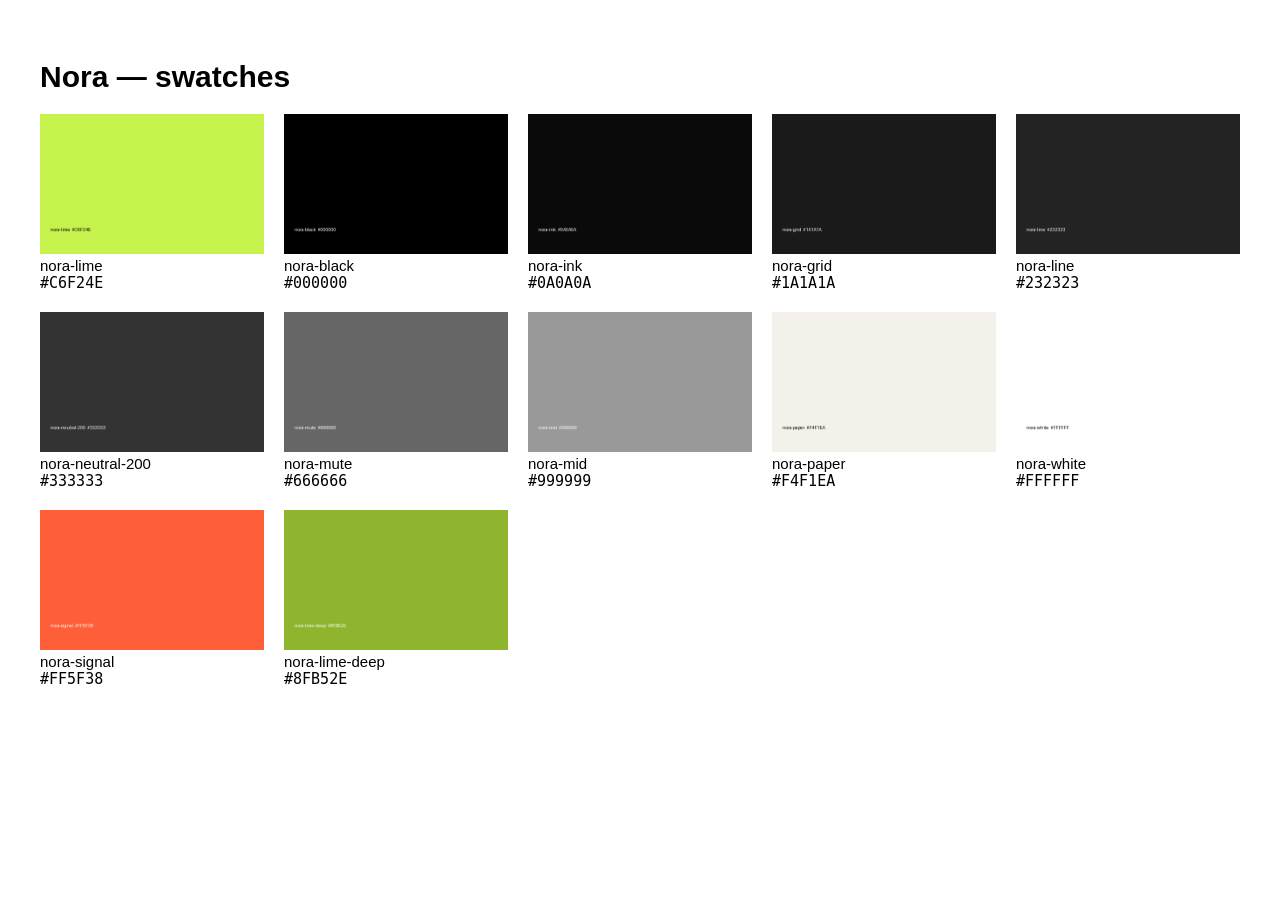
<file: colors/swatches/index.html>
<!doctype html><html><head><meta charset='utf-8'><title>Nora swatches</title><style>body{font:15px sans-serif;padding:32px}.grid{display:grid;grid-template-columns:repeat(auto-fill,minmax(220px,1fr));gap:20px}figure{margin:0}img{width:100%}</style></head><body><h1>Nora — swatches</h1><div class='grid'><figure><img src="nora_swatch_lime.png" alt="nora-lime"><figcaption>nora-lime<br><code>#C6F24E</code></figcaption></figure><figure><img src="nora_swatch_black.png" alt="nora-black"><figcaption>nora-black<br><code>#000000</code></figcaption></figure><figure><img src="nora_swatch_ink.png" alt="nora-ink"><figcaption>nora-ink<br><code>#0A0A0A</code></figcaption></figure><figure><img src="nora_swatch_grid.png" alt="nora-grid"><figcaption>nora-grid<br><code>#1A1A1A</code></figcaption></figure><figure><img src="nora_swatch_line.png" alt="nora-line"><figcaption>nora-line<br><code>#232323</code></figcaption></figure><figure><img src="nora_swatch_neutral-200.png" alt="nora-neutral-200"><figcaption>nora-neutral-200<br><code>#333333</code></figcaption></figure><figure><img src="nora_swatch_mute.png" alt="nora-mute"><figcaption>nora-mute<br><code>#666666</code></figcaption></figure><figure><img src="nora_swatch_mid.png" alt="nora-mid"><figcaption>nora-mid<br><code>#999999</code></figcaption></figure><figure><img src="nora_swatch_paper.png" alt="nora-paper"><figcaption>nora-paper<br><code>#F4F1EA</code></figcaption></figure><figure><img src="nora_swatch_white.png" alt="nora-white"><figcaption>nora-white<br><code>#FFFFFF</code></figcaption></figure><figure><img src="nora_swatch_signal.png" alt="nora-signal"><figcaption>nora-signal<br><code>#FF5F38</code></figcaption></figure><figure><img src="nora_swatch_lime-deep.png" alt="nora-lime-deep"><figcaption>nora-lime-deep<br><code>#8FB52E</code></figcaption></figure></div></body></html>
</file>
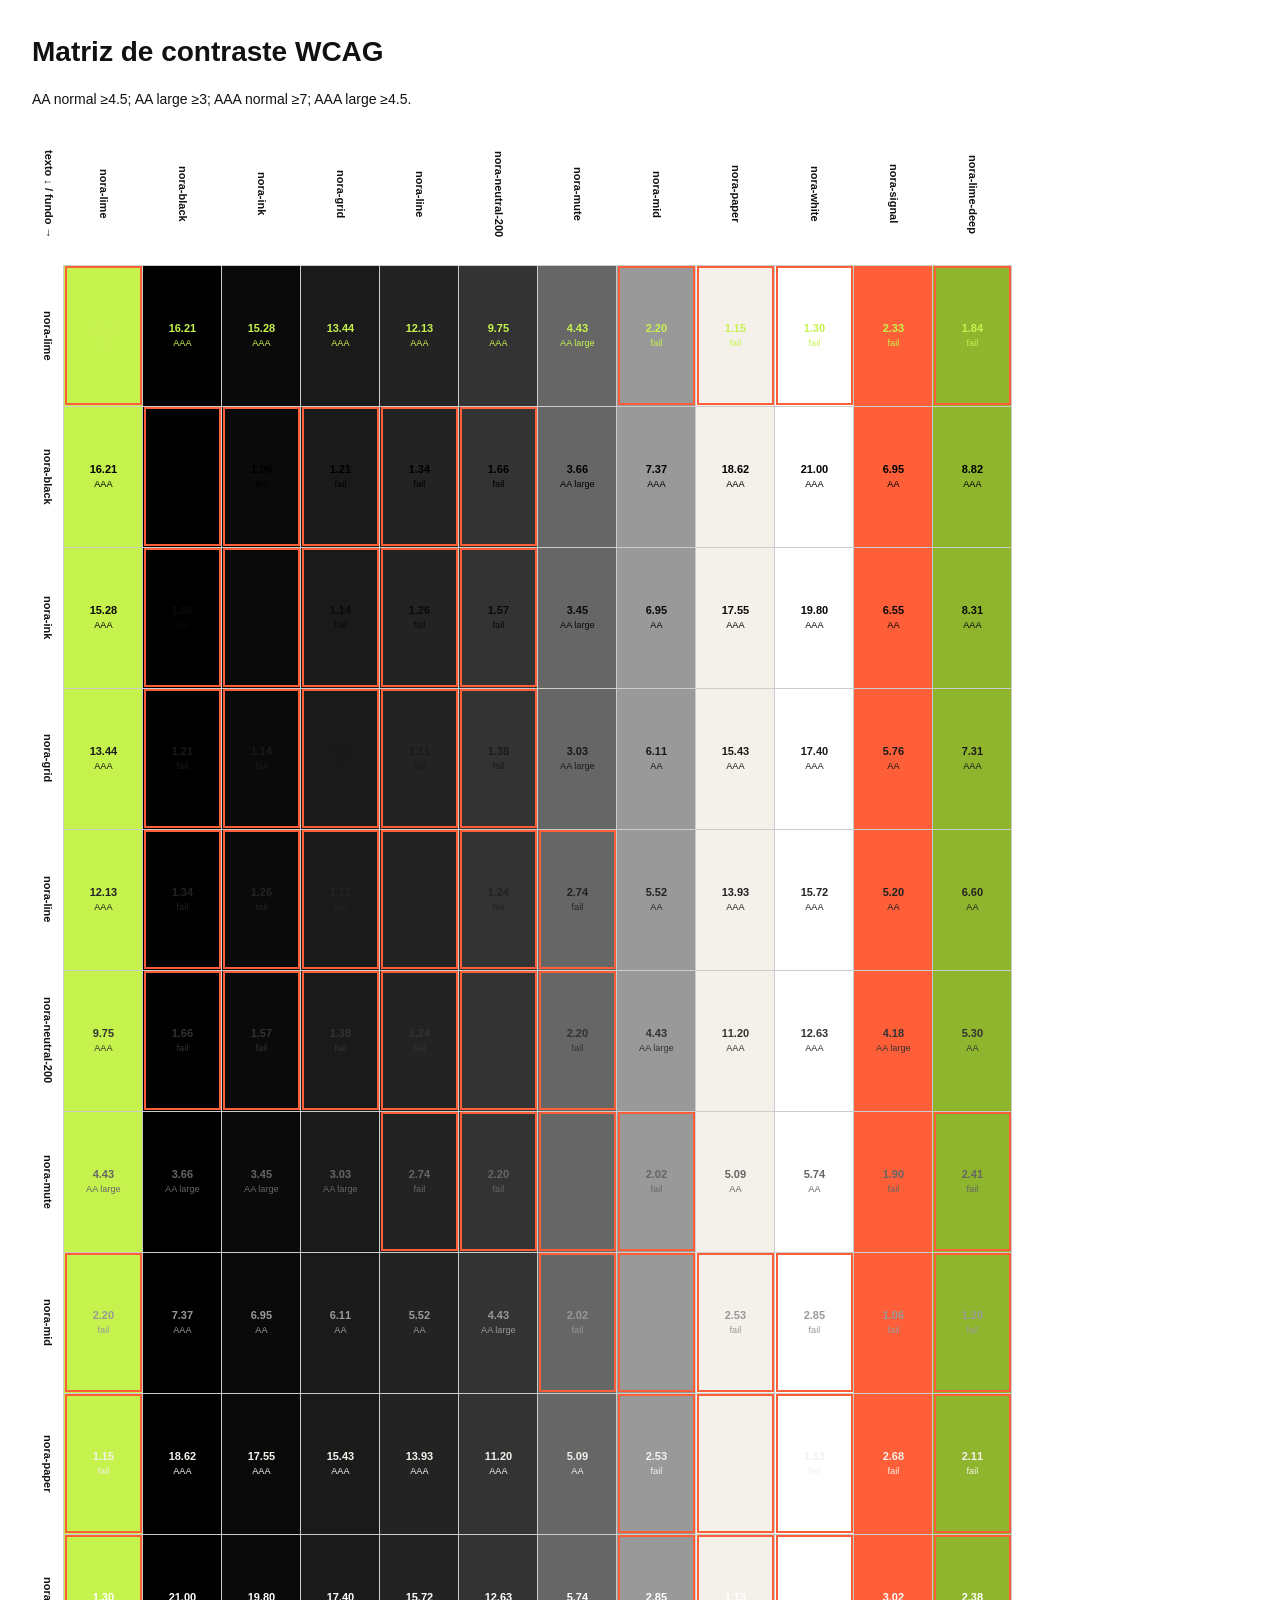
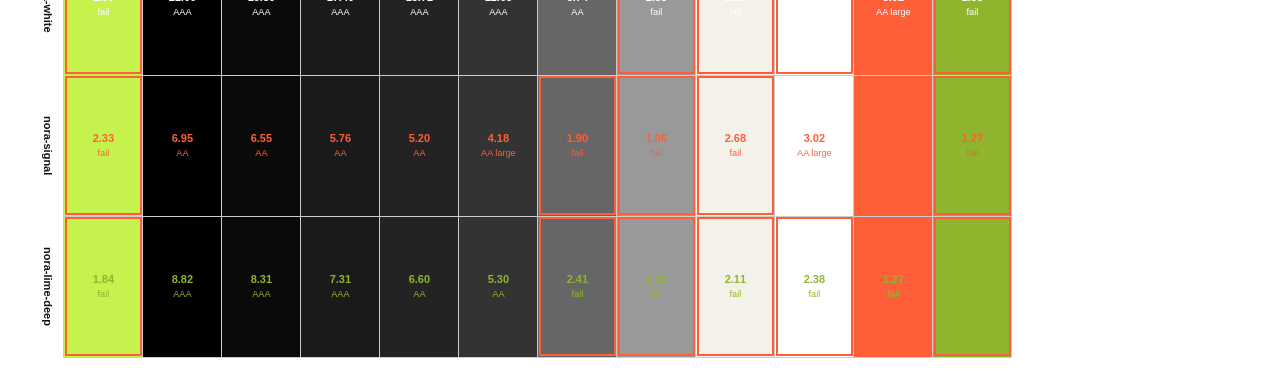
<file: colors/wcag-contrast-matrix.html>
<!doctype html><html lang="pt-BR"><head><meta charset="utf-8"><title>Contraste WCAG — Nora</title>
<style>body{font:14px/1.4 -apple-system,sans-serif;margin:32px;background:#fff;color:#111}
table{border-collapse:collapse;font-size:11px}th{padding:8px;writing-mode:vertical-rl;height:125px}
td{min-width:76px;height:64px;text-align:center;border:1px solid #ccc;font-weight:700}
td small{display:block;font-weight:400}.fail{outline:2px solid #FF5F38;outline-offset:-3px}</style></head>
<body><h1>Matriz de contraste WCAG</h1><p>AA normal ≥4.5; AA large ≥3; AAA normal ≥7; AAA large ≥4.5.</p>
<table><thead><tr><th>texto ↓ / fundo →</th><th>nora-lime</th><th>nora-black</th><th>nora-ink</th><th>nora-grid</th><th>nora-line</th><th>nora-neutral-200</th><th>nora-mute</th><th>nora-mid</th><th>nora-paper</th><th>nora-white</th><th>nora-signal</th><th>nora-lime-deep</th></tr></thead><tbody><tr><th>nora-lime</th><td class="fail" style="color:#C6F24E;background:#C6F24E">1.00<small>fail</small></td><td class="aaa" style="color:#C6F24E;background:#000000">16.21<small>AAA</small></td><td class="aaa" style="color:#C6F24E;background:#0A0A0A">15.28<small>AAA</small></td><td class="aaa" style="color:#C6F24E;background:#1A1A1A">13.44<small>AAA</small></td><td class="aaa" style="color:#C6F24E;background:#232323">12.13<small>AAA</small></td><td class="aaa" style="color:#C6F24E;background:#333333">9.75<small>AAA</small></td><td class="aa-large" style="color:#C6F24E;background:#666666">4.43<small>AA large</small></td><td class="fail" style="color:#C6F24E;background:#999999">2.20<small>fail</small></td><td class="fail" style="color:#C6F24E;background:#F4F1EA">1.15<small>fail</small></td><td class="fail" style="color:#C6F24E;background:#FFFFFF">1.30<small>fail</small></td><td class="fail" style="color:#C6F24E;background:#FF5F38">2.33<small>fail</small></td><td class="fail" style="color:#C6F24E;background:#8FB52E">1.84<small>fail</small></td></tr><tr><th>nora-black</th><td class="aaa" style="color:#000000;background:#C6F24E">16.21<small>AAA</small></td><td class="fail" style="color:#000000;background:#000000">1.00<small>fail</small></td><td class="fail" style="color:#000000;background:#0A0A0A">1.06<small>fail</small></td><td class="fail" style="color:#000000;background:#1A1A1A">1.21<small>fail</small></td><td class="fail" style="color:#000000;background:#232323">1.34<small>fail</small></td><td class="fail" style="color:#000000;background:#333333">1.66<small>fail</small></td><td class="aa-large" style="color:#000000;background:#666666">3.66<small>AA large</small></td><td class="aaa" style="color:#000000;background:#999999">7.37<small>AAA</small></td><td class="aaa" style="color:#000000;background:#F4F1EA">18.62<small>AAA</small></td><td class="aaa" style="color:#000000;background:#FFFFFF">21.00<small>AAA</small></td><td class="aa" style="color:#000000;background:#FF5F38">6.95<small>AA</small></td><td class="aaa" style="color:#000000;background:#8FB52E">8.82<small>AAA</small></td></tr><tr><th>nora-ink</th><td class="aaa" style="color:#0A0A0A;background:#C6F24E">15.28<small>AAA</small></td><td class="fail" style="color:#0A0A0A;background:#000000">1.06<small>fail</small></td><td class="fail" style="color:#0A0A0A;background:#0A0A0A">1.00<small>fail</small></td><td class="fail" style="color:#0A0A0A;background:#1A1A1A">1.14<small>fail</small></td><td class="fail" style="color:#0A0A0A;background:#232323">1.26<small>fail</small></td><td class="fail" style="color:#0A0A0A;background:#333333">1.57<small>fail</small></td><td class="aa-large" style="color:#0A0A0A;background:#666666">3.45<small>AA large</small></td><td class="aa" style="color:#0A0A0A;background:#999999">6.95<small>AA</small></td><td class="aaa" style="color:#0A0A0A;background:#F4F1EA">17.55<small>AAA</small></td><td class="aaa" style="color:#0A0A0A;background:#FFFFFF">19.80<small>AAA</small></td><td class="aa" style="color:#0A0A0A;background:#FF5F38">6.55<small>AA</small></td><td class="aaa" style="color:#0A0A0A;background:#8FB52E">8.31<small>AAA</small></td></tr><tr><th>nora-grid</th><td class="aaa" style="color:#1A1A1A;background:#C6F24E">13.44<small>AAA</small></td><td class="fail" style="color:#1A1A1A;background:#000000">1.21<small>fail</small></td><td class="fail" style="color:#1A1A1A;background:#0A0A0A">1.14<small>fail</small></td><td class="fail" style="color:#1A1A1A;background:#1A1A1A">1.00<small>fail</small></td><td class="fail" style="color:#1A1A1A;background:#232323">1.11<small>fail</small></td><td class="fail" style="color:#1A1A1A;background:#333333">1.38<small>fail</small></td><td class="aa-large" style="color:#1A1A1A;background:#666666">3.03<small>AA large</small></td><td class="aa" style="color:#1A1A1A;background:#999999">6.11<small>AA</small></td><td class="aaa" style="color:#1A1A1A;background:#F4F1EA">15.43<small>AAA</small></td><td class="aaa" style="color:#1A1A1A;background:#FFFFFF">17.40<small>AAA</small></td><td class="aa" style="color:#1A1A1A;background:#FF5F38">5.76<small>AA</small></td><td class="aaa" style="color:#1A1A1A;background:#8FB52E">7.31<small>AAA</small></td></tr><tr><th>nora-line</th><td class="aaa" style="color:#232323;background:#C6F24E">12.13<small>AAA</small></td><td class="fail" style="color:#232323;background:#000000">1.34<small>fail</small></td><td class="fail" style="color:#232323;background:#0A0A0A">1.26<small>fail</small></td><td class="fail" style="color:#232323;background:#1A1A1A">1.11<small>fail</small></td><td class="fail" style="color:#232323;background:#232323">1.00<small>fail</small></td><td class="fail" style="color:#232323;background:#333333">1.24<small>fail</small></td><td class="fail" style="color:#232323;background:#666666">2.74<small>fail</small></td><td class="aa" style="color:#232323;background:#999999">5.52<small>AA</small></td><td class="aaa" style="color:#232323;background:#F4F1EA">13.93<small>AAA</small></td><td class="aaa" style="color:#232323;background:#FFFFFF">15.72<small>AAA</small></td><td class="aa" style="color:#232323;background:#FF5F38">5.20<small>AA</small></td><td class="aa" style="color:#232323;background:#8FB52E">6.60<small>AA</small></td></tr><tr><th>nora-neutral-200</th><td class="aaa" style="color:#333333;background:#C6F24E">9.75<small>AAA</small></td><td class="fail" style="color:#333333;background:#000000">1.66<small>fail</small></td><td class="fail" style="color:#333333;background:#0A0A0A">1.57<small>fail</small></td><td class="fail" style="color:#333333;background:#1A1A1A">1.38<small>fail</small></td><td class="fail" style="color:#333333;background:#232323">1.24<small>fail</small></td><td class="fail" style="color:#333333;background:#333333">1.00<small>fail</small></td><td class="fail" style="color:#333333;background:#666666">2.20<small>fail</small></td><td class="aa-large" style="color:#333333;background:#999999">4.43<small>AA large</small></td><td class="aaa" style="color:#333333;background:#F4F1EA">11.20<small>AAA</small></td><td class="aaa" style="color:#333333;background:#FFFFFF">12.63<small>AAA</small></td><td class="aa-large" style="color:#333333;background:#FF5F38">4.18<small>AA large</small></td><td class="aa" style="color:#333333;background:#8FB52E">5.30<small>AA</small></td></tr><tr><th>nora-mute</th><td class="aa-large" style="color:#666666;background:#C6F24E">4.43<small>AA large</small></td><td class="aa-large" style="color:#666666;background:#000000">3.66<small>AA large</small></td><td class="aa-large" style="color:#666666;background:#0A0A0A">3.45<small>AA large</small></td><td class="aa-large" style="color:#666666;background:#1A1A1A">3.03<small>AA large</small></td><td class="fail" style="color:#666666;background:#232323">2.74<small>fail</small></td><td class="fail" style="color:#666666;background:#333333">2.20<small>fail</small></td><td class="fail" style="color:#666666;background:#666666">1.00<small>fail</small></td><td class="fail" style="color:#666666;background:#999999">2.02<small>fail</small></td><td class="aa" style="color:#666666;background:#F4F1EA">5.09<small>AA</small></td><td class="aa" style="color:#666666;background:#FFFFFF">5.74<small>AA</small></td><td class="fail" style="color:#666666;background:#FF5F38">1.90<small>fail</small></td><td class="fail" style="color:#666666;background:#8FB52E">2.41<small>fail</small></td></tr><tr><th>nora-mid</th><td class="fail" style="color:#999999;background:#C6F24E">2.20<small>fail</small></td><td class="aaa" style="color:#999999;background:#000000">7.37<small>AAA</small></td><td class="aa" style="color:#999999;background:#0A0A0A">6.95<small>AA</small></td><td class="aa" style="color:#999999;background:#1A1A1A">6.11<small>AA</small></td><td class="aa" style="color:#999999;background:#232323">5.52<small>AA</small></td><td class="aa-large" style="color:#999999;background:#333333">4.43<small>AA large</small></td><td class="fail" style="color:#999999;background:#666666">2.02<small>fail</small></td><td class="fail" style="color:#999999;background:#999999">1.00<small>fail</small></td><td class="fail" style="color:#999999;background:#F4F1EA">2.53<small>fail</small></td><td class="fail" style="color:#999999;background:#FFFFFF">2.85<small>fail</small></td><td class="fail" style="color:#999999;background:#FF5F38">1.06<small>fail</small></td><td class="fail" style="color:#999999;background:#8FB52E">1.20<small>fail</small></td></tr><tr><th>nora-paper</th><td class="fail" style="color:#F4F1EA;background:#C6F24E">1.15<small>fail</small></td><td class="aaa" style="color:#F4F1EA;background:#000000">18.62<small>AAA</small></td><td class="aaa" style="color:#F4F1EA;background:#0A0A0A">17.55<small>AAA</small></td><td class="aaa" style="color:#F4F1EA;background:#1A1A1A">15.43<small>AAA</small></td><td class="aaa" style="color:#F4F1EA;background:#232323">13.93<small>AAA</small></td><td class="aaa" style="color:#F4F1EA;background:#333333">11.20<small>AAA</small></td><td class="aa" style="color:#F4F1EA;background:#666666">5.09<small>AA</small></td><td class="fail" style="color:#F4F1EA;background:#999999">2.53<small>fail</small></td><td class="fail" style="color:#F4F1EA;background:#F4F1EA">1.00<small>fail</small></td><td class="fail" style="color:#F4F1EA;background:#FFFFFF">1.13<small>fail</small></td><td class="fail" style="color:#F4F1EA;background:#FF5F38">2.68<small>fail</small></td><td class="fail" style="color:#F4F1EA;background:#8FB52E">2.11<small>fail</small></td></tr><tr><th>nora-white</th><td class="fail" style="color:#FFFFFF;background:#C6F24E">1.30<small>fail</small></td><td class="aaa" style="color:#FFFFFF;background:#000000">21.00<small>AAA</small></td><td class="aaa" style="color:#FFFFFF;background:#0A0A0A">19.80<small>AAA</small></td><td class="aaa" style="color:#FFFFFF;background:#1A1A1A">17.40<small>AAA</small></td><td class="aaa" style="color:#FFFFFF;background:#232323">15.72<small>AAA</small></td><td class="aaa" style="color:#FFFFFF;background:#333333">12.63<small>AAA</small></td><td class="aa" style="color:#FFFFFF;background:#666666">5.74<small>AA</small></td><td class="fail" style="color:#FFFFFF;background:#999999">2.85<small>fail</small></td><td class="fail" style="color:#FFFFFF;background:#F4F1EA">1.13<small>fail</small></td><td class="fail" style="color:#FFFFFF;background:#FFFFFF">1.00<small>fail</small></td><td class="aa-large" style="color:#FFFFFF;background:#FF5F38">3.02<small>AA large</small></td><td class="fail" style="color:#FFFFFF;background:#8FB52E">2.38<small>fail</small></td></tr><tr><th>nora-signal</th><td class="fail" style="color:#FF5F38;background:#C6F24E">2.33<small>fail</small></td><td class="aa" style="color:#FF5F38;background:#000000">6.95<small>AA</small></td><td class="aa" style="color:#FF5F38;background:#0A0A0A">6.55<small>AA</small></td><td class="aa" style="color:#FF5F38;background:#1A1A1A">5.76<small>AA</small></td><td class="aa" style="color:#FF5F38;background:#232323">5.20<small>AA</small></td><td class="aa-large" style="color:#FF5F38;background:#333333">4.18<small>AA large</small></td><td class="fail" style="color:#FF5F38;background:#666666">1.90<small>fail</small></td><td class="fail" style="color:#FF5F38;background:#999999">1.06<small>fail</small></td><td class="fail" style="color:#FF5F38;background:#F4F1EA">2.68<small>fail</small></td><td class="aa-large" style="color:#FF5F38;background:#FFFFFF">3.02<small>AA large</small></td><td class="fail" style="color:#FF5F38;background:#FF5F38">1.00<small>fail</small></td><td class="fail" style="color:#FF5F38;background:#8FB52E">1.27<small>fail</small></td></tr><tr><th>nora-lime-deep</th><td class="fail" style="color:#8FB52E;background:#C6F24E">1.84<small>fail</small></td><td class="aaa" style="color:#8FB52E;background:#000000">8.82<small>AAA</small></td><td class="aaa" style="color:#8FB52E;background:#0A0A0A">8.31<small>AAA</small></td><td class="aaa" style="color:#8FB52E;background:#1A1A1A">7.31<small>AAA</small></td><td class="aa" style="color:#8FB52E;background:#232323">6.60<small>AA</small></td><td class="aa" style="color:#8FB52E;background:#333333">5.30<small>AA</small></td><td class="fail" style="color:#8FB52E;background:#666666">2.41<small>fail</small></td><td class="fail" style="color:#8FB52E;background:#999999">1.20<small>fail</small></td><td class="fail" style="color:#8FB52E;background:#F4F1EA">2.11<small>fail</small></td><td class="fail" style="color:#8FB52E;background:#FFFFFF">2.38<small>fail</small></td><td class="fail" style="color:#8FB52E;background:#FF5F38">1.27<small>fail</small></td><td class="fail" style="color:#8FB52E;background:#8FB52E">1.00<small>fail</small></td></tr></tbody></table>
</body></html>
</file>
